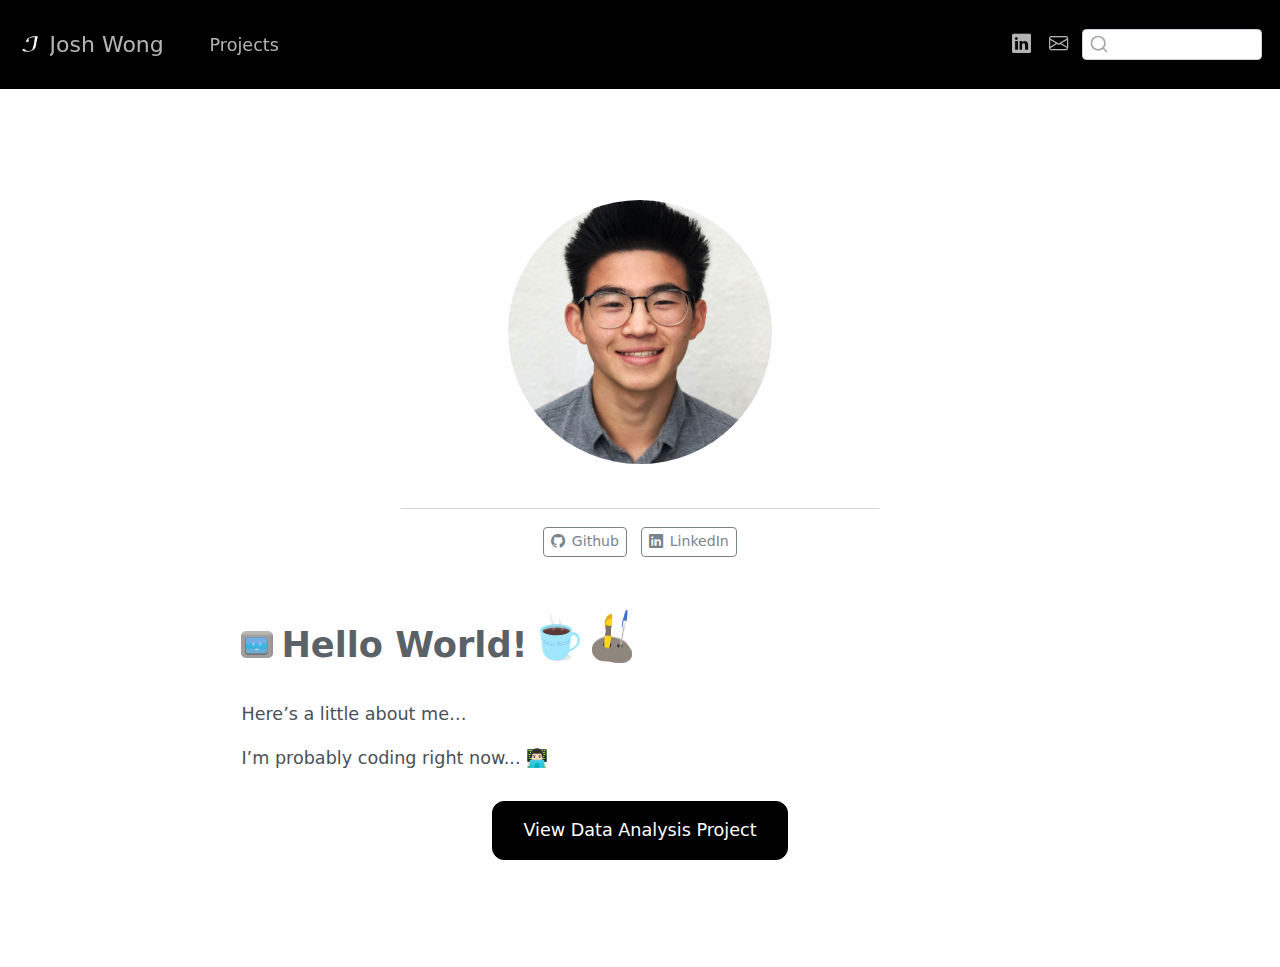
<file: docs/index.html>
<!DOCTYPE html>
<html xmlns="http://www.w3.org/1999/xhtml" lang="en" xml:lang="en"><head>

<meta charset="utf-8">
<meta name="generator" content="quarto-1.3.450">

<meta name="viewport" content="width=device-width, initial-scale=1.0, user-scalable=yes">


<title>Josh Wong</title>
<style>
code{white-space: pre-wrap;}
span.smallcaps{font-variant: small-caps;}
div.columns{display: flex; gap: min(4vw, 1.5em);}
div.column{flex: auto; overflow-x: auto;}
div.hanging-indent{margin-left: 1.5em; text-indent: -1.5em;}
ul.task-list{list-style: none;}
ul.task-list li input[type="checkbox"] {
  width: 0.8em;
  margin: 0 0.8em 0.2em -1em; /* quarto-specific, see https://github.com/quarto-dev/quarto-cli/issues/4556 */ 
  vertical-align: middle;
}
</style>


<script src="site_libs/quarto-nav/quarto-nav.js"></script>
<script src="site_libs/clipboard/clipboard.min.js"></script>
<script src="site_libs/quarto-search/autocomplete.umd.js"></script>
<script src="site_libs/quarto-search/fuse.min.js"></script>
<script src="site_libs/quarto-search/quarto-search.js"></script>
<meta name="quarto:offset" content="./">
<link href="./img/favicon.png" rel="icon" type="image/png">
<script src="site_libs/quarto-html/quarto.js"></script>
<script src="site_libs/quarto-html/popper.min.js"></script>
<script src="site_libs/quarto-html/tippy.umd.min.js"></script>
<link href="site_libs/quarto-html/tippy.css" rel="stylesheet">
<link href="site_libs/quarto-html/quarto-syntax-highlighting.css" rel="stylesheet" id="quarto-text-highlighting-styles">
<script src="site_libs/bootstrap/bootstrap.min.js"></script>
<link href="site_libs/bootstrap/bootstrap-icons.css" rel="stylesheet">
<link href="site_libs/bootstrap/bootstrap.min.css" rel="stylesheet" id="quarto-bootstrap" data-mode="light">
<script id="quarto-search-options" type="application/json">{
  "location": "navbar",
  "copy-button": false,
  "collapse-after": 3,
  "panel-placement": "end",
  "type": "textbox",
  "limit": 20,
  "language": {
    "search-no-results-text": "No results",
    "search-matching-documents-text": "matching documents",
    "search-copy-link-title": "Copy link to search",
    "search-hide-matches-text": "Hide additional matches",
    "search-more-match-text": "more match in this document",
    "search-more-matches-text": "more matches in this document",
    "search-clear-button-title": "Clear",
    "search-detached-cancel-button-title": "Cancel",
    "search-submit-button-title": "Submit",
    "search-label": "Search"
  }
}</script>


</head>

<body class="nav-fixed fullcontent">

<div id="quarto-search-results"></div>
  <header id="quarto-header" class="headroom fixed-top">
    <nav class="navbar navbar-expand-lg navbar-dark ">
      <div class="navbar-container container-fluid">
      <div class="navbar-brand-container">
    <a href="./index.html" class="navbar-brand navbar-brand-logo">
    <img src="./img/logo.png" alt="" class="navbar-logo">
    </a>
    <a class="navbar-brand" href="./index.html">
    <span class="navbar-title">Josh Wong</span>
    </a>
  </div>
            <div id="quarto-search" class="" title="Search"></div>
          <button class="navbar-toggler" type="button" data-bs-toggle="collapse" data-bs-target="#navbarCollapse" aria-controls="navbarCollapse" aria-expanded="false" aria-label="Toggle navigation" onclick="if (window.quartoToggleHeadroom) { window.quartoToggleHeadroom(); }">
  <span class="navbar-toggler-icon"></span>
</button>
          <div class="collapse navbar-collapse" id="navbarCollapse">
            <ul class="navbar-nav navbar-nav-scroll me-auto">
  <li class="nav-item">
    <a class="nav-link" href="./projects/index.html" rel="" target="">
 <span class="menu-text">Projects</span></a>
  </li>  
</ul>
            <ul class="navbar-nav navbar-nav-scroll ms-auto">
  <li class="nav-item compact">
    <a class="nav-link" href="https://www.linkedin.com/in/-joshuawong/" rel="" target=""><i class="bi bi-linkedin" role="img">
</i> 
 <span class="menu-text"></span></a>
  </li>  
  <li class="nav-item compact">
    <a class="nav-link" href="mailto:mail.jwong304@calpoly.edu" rel="" target=""><i class="bi bi-envelope" role="img" aria-label="email">
</i> 
 <span class="menu-text"></span></a>
  </li>  
</ul>
            <div class="quarto-navbar-tools">
</div>
          </div> <!-- /navcollapse -->
      </div> <!-- /container-fluid -->
    </nav>
</header>
<!-- content -->
<div id="quarto-content" class="quarto-container page-columns page-rows-contents page-layout-article page-navbar">
<!-- sidebar -->
<!-- margin-sidebar -->
    
<!-- main -->
<main class="content" id="quarto-document-content">



<div class="quarto-about-jolla">
  <img src="img/my_image.jpg" class="about-image
  round " style="height: 15em; width: 15em;">
 <div id="about-block">
</div> 
  <hr class="about-sep">
   <div class="about-links">
  <a href="https://github.com/ObjectJosh" class="about-link" rel="" target="">
    <i class="bi bi-github"></i>
     <span class="about-link-text">Github</span>
  </a>
  <a href="https://www.linkedin.com/in/-joshuawong/" class="about-link" rel="" target="">
    <i class="bi bi-linkedin"></i>
     <span class="about-link-text">LinkedIn</span>
  </a>
</div>
</div>

<h1>
<img src="img/Hello_Bot.png" style="object-fit: contain; padding-right: 8px; margin-bottom: 4px" width="40px" alt="hello world">Hello World! <img src="img/cup.png" style="object-fit: contain; margin-bottom: 20px" width="40px" alt="cup"> <img src="img/rock.png" style="object-fit: contain; margin-bottom: 20px" width="40px" alt="rock">
</h1>
<p>Here’s a little about me…</p>
<p>I’m probably coding right now... 👨🏻‍💻</p>
<div style="margin: 30px; text-align: center;">
<a class="btn btn-primary" href="./projects/analysis" role="button" style="padding: 15px 30px; border-radius: 12px">View Data Analysis Project</a>
</div>




</main> <!-- /main -->
<script id="quarto-html-after-body" type="application/javascript">
window.document.addEventListener("DOMContentLoaded", function (event) {
  const toggleBodyColorMode = (bsSheetEl) => {
    const mode = bsSheetEl.getAttribute("data-mode");
    const bodyEl = window.document.querySelector("body");
    if (mode === "dark") {
      bodyEl.classList.add("quarto-dark");
      bodyEl.classList.remove("quarto-light");
    } else {
      bodyEl.classList.add("quarto-light");
      bodyEl.classList.remove("quarto-dark");
    }
  }
  const toggleBodyColorPrimary = () => {
    const bsSheetEl = window.document.querySelector("link#quarto-bootstrap");
    if (bsSheetEl) {
      toggleBodyColorMode(bsSheetEl);
    }
  }
  toggleBodyColorPrimary();  
  const isCodeAnnotation = (el) => {
    for (const clz of el.classList) {
      if (clz.startsWith('code-annotation-')) {                     
        return true;
      }
    }
    return false;
  }
  const clipboard = new window.ClipboardJS('.code-copy-button', {
    text: function(trigger) {
      const codeEl = trigger.previousElementSibling.cloneNode(true);
      for (const childEl of codeEl.children) {
        if (isCodeAnnotation(childEl)) {
          childEl.remove();
        }
      }
      return codeEl.innerText;
    }
  });
  clipboard.on('success', function(e) {
    // button target
    const button = e.trigger;
    // don't keep focus
    button.blur();
    // flash "checked"
    button.classList.add('code-copy-button-checked');
    var currentTitle = button.getAttribute("title");
    button.setAttribute("title", "Copied!");
    let tooltip;
    if (window.bootstrap) {
      button.setAttribute("data-bs-toggle", "tooltip");
      button.setAttribute("data-bs-placement", "left");
      button.setAttribute("data-bs-title", "Copied!");
      tooltip = new bootstrap.Tooltip(button, 
        { trigger: "manual", 
          customClass: "code-copy-button-tooltip",
          offset: [0, -8]});
      tooltip.show();    
    }
    setTimeout(function() {
      if (tooltip) {
        tooltip.hide();
        button.removeAttribute("data-bs-title");
        button.removeAttribute("data-bs-toggle");
        button.removeAttribute("data-bs-placement");
      }
      button.setAttribute("title", currentTitle);
      button.classList.remove('code-copy-button-checked');
    }, 1000);
    // clear code selection
    e.clearSelection();
  });
  function tippyHover(el, contentFn) {
    const config = {
      allowHTML: true,
      content: contentFn,
      maxWidth: 500,
      delay: 100,
      arrow: false,
      appendTo: function(el) {
          return el.parentElement;
      },
      interactive: true,
      interactiveBorder: 10,
      theme: 'quarto',
      placement: 'bottom-start'
    };
    window.tippy(el, config); 
  }
  const noterefs = window.document.querySelectorAll('a[role="doc-noteref"]');
  for (var i=0; i<noterefs.length; i++) {
    const ref = noterefs[i];
    tippyHover(ref, function() {
      // use id or data attribute instead here
      let href = ref.getAttribute('data-footnote-href') || ref.getAttribute('href');
      try { href = new URL(href).hash; } catch {}
      const id = href.replace(/^#\/?/, "");
      const note = window.document.getElementById(id);
      return note.innerHTML;
    });
  }
      let selectedAnnoteEl;
      const selectorForAnnotation = ( cell, annotation) => {
        let cellAttr = 'data-code-cell="' + cell + '"';
        let lineAttr = 'data-code-annotation="' +  annotation + '"';
        const selector = 'span[' + cellAttr + '][' + lineAttr + ']';
        return selector;
      }
      const selectCodeLines = (annoteEl) => {
        const doc = window.document;
        const targetCell = annoteEl.getAttribute("data-target-cell");
        const targetAnnotation = annoteEl.getAttribute("data-target-annotation");
        const annoteSpan = window.document.querySelector(selectorForAnnotation(targetCell, targetAnnotation));
        const lines = annoteSpan.getAttribute("data-code-lines").split(",");
        const lineIds = lines.map((line) => {
          return targetCell + "-" + line;
        })
        let top = null;
        let height = null;
        let parent = null;
        if (lineIds.length > 0) {
            //compute the position of the single el (top and bottom and make a div)
            const el = window.document.getElementById(lineIds[0]);
            top = el.offsetTop;
            height = el.offsetHeight;
            parent = el.parentElement.parentElement;
          if (lineIds.length > 1) {
            const lastEl = window.document.getElementById(lineIds[lineIds.length - 1]);
            const bottom = lastEl.offsetTop + lastEl.offsetHeight;
            height = bottom - top;
          }
          if (top !== null && height !== null && parent !== null) {
            // cook up a div (if necessary) and position it 
            let div = window.document.getElementById("code-annotation-line-highlight");
            if (div === null) {
              div = window.document.createElement("div");
              div.setAttribute("id", "code-annotation-line-highlight");
              div.style.position = 'absolute';
              parent.appendChild(div);
            }
            div.style.top = top - 2 + "px";
            div.style.height = height + 4 + "px";
            let gutterDiv = window.document.getElementById("code-annotation-line-highlight-gutter");
            if (gutterDiv === null) {
              gutterDiv = window.document.createElement("div");
              gutterDiv.setAttribute("id", "code-annotation-line-highlight-gutter");
              gutterDiv.style.position = 'absolute';
              const codeCell = window.document.getElementById(targetCell);
              const gutter = codeCell.querySelector('.code-annotation-gutter');
              gutter.appendChild(gutterDiv);
            }
            gutterDiv.style.top = top - 2 + "px";
            gutterDiv.style.height = height + 4 + "px";
          }
          selectedAnnoteEl = annoteEl;
        }
      };
      const unselectCodeLines = () => {
        const elementsIds = ["code-annotation-line-highlight", "code-annotation-line-highlight-gutter"];
        elementsIds.forEach((elId) => {
          const div = window.document.getElementById(elId);
          if (div) {
            div.remove();
          }
        });
        selectedAnnoteEl = undefined;
      };
      // Attach click handler to the DT
      const annoteDls = window.document.querySelectorAll('dt[data-target-cell]');
      for (const annoteDlNode of annoteDls) {
        annoteDlNode.addEventListener('click', (event) => {
          const clickedEl = event.target;
          if (clickedEl !== selectedAnnoteEl) {
            unselectCodeLines();
            const activeEl = window.document.querySelector('dt[data-target-cell].code-annotation-active');
            if (activeEl) {
              activeEl.classList.remove('code-annotation-active');
            }
            selectCodeLines(clickedEl);
            clickedEl.classList.add('code-annotation-active');
          } else {
            // Unselect the line
            unselectCodeLines();
            clickedEl.classList.remove('code-annotation-active');
          }
        });
      }
  const findCites = (el) => {
    const parentEl = el.parentElement;
    if (parentEl) {
      const cites = parentEl.dataset.cites;
      if (cites) {
        return {
          el,
          cites: cites.split(' ')
        };
      } else {
        return findCites(el.parentElement)
      }
    } else {
      return undefined;
    }
  };
  var bibliorefs = window.document.querySelectorAll('a[role="doc-biblioref"]');
  for (var i=0; i<bibliorefs.length; i++) {
    const ref = bibliorefs[i];
    const citeInfo = findCites(ref);
    if (citeInfo) {
      tippyHover(citeInfo.el, function() {
        var popup = window.document.createElement('div');
        citeInfo.cites.forEach(function(cite) {
          var citeDiv = window.document.createElement('div');
          citeDiv.classList.add('hanging-indent');
          citeDiv.classList.add('csl-entry');
          var biblioDiv = window.document.getElementById('ref-' + cite);
          if (biblioDiv) {
            citeDiv.innerHTML = biblioDiv.innerHTML;
          }
          popup.appendChild(citeDiv);
        });
        return popup.innerHTML;
      });
    }
  }
});
</script>
</div> <!-- /content -->



</body></html>
</file>
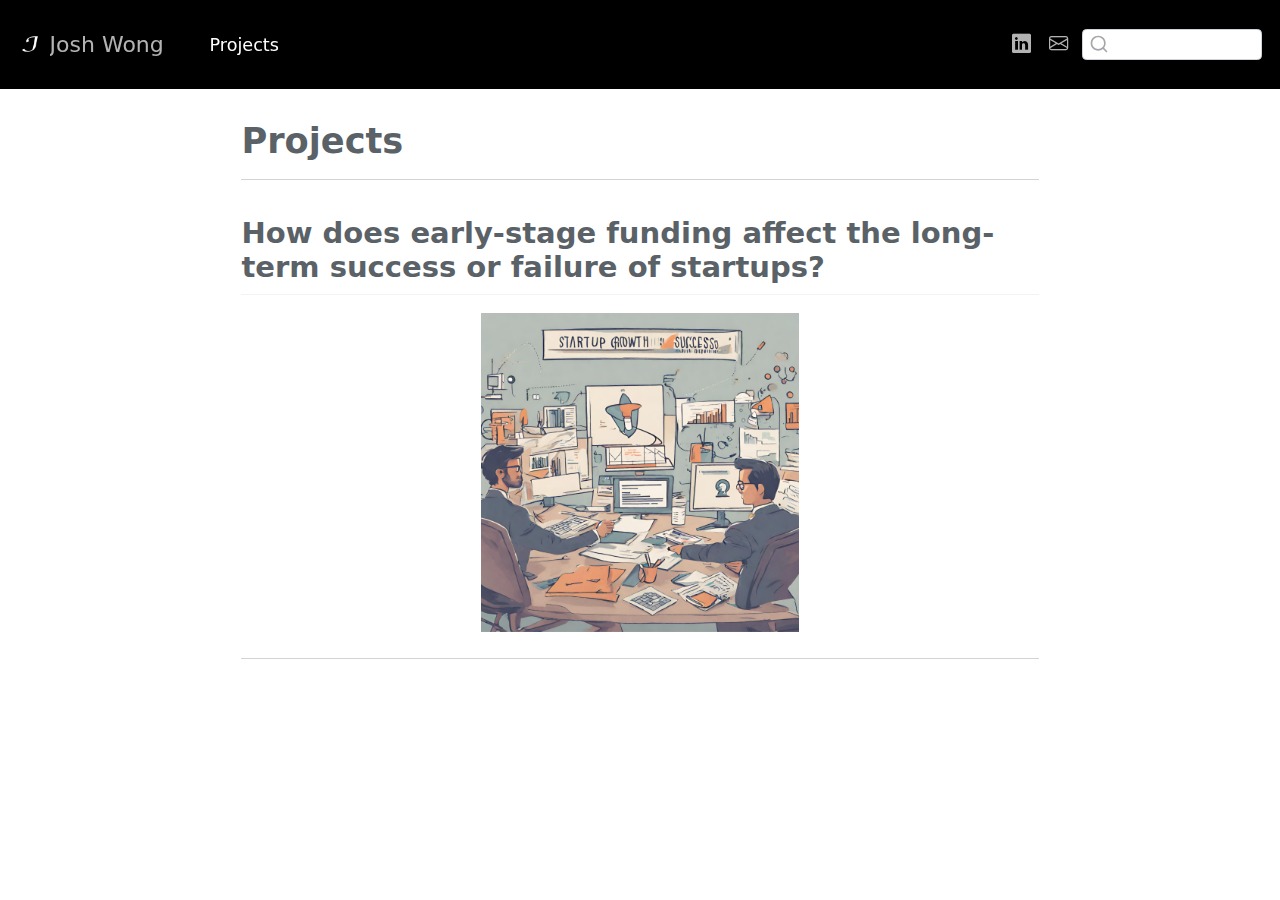
<file: docs/projects/index.html>
<!DOCTYPE html>
<html xmlns="http://www.w3.org/1999/xhtml" lang="en" xml:lang="en"><head>

<meta charset="utf-8">
<meta name="generator" content="quarto-1.3.450">

<meta name="viewport" content="width=device-width, initial-scale=1.0, user-scalable=yes">


<title>Josh Wong - Projects</title>
<style>
code{white-space: pre-wrap;}
span.smallcaps{font-variant: small-caps;}
div.columns{display: flex; gap: min(4vw, 1.5em);}
div.column{flex: auto; overflow-x: auto;}
div.hanging-indent{margin-left: 1.5em; text-indent: -1.5em;}
ul.task-list{list-style: none;}
ul.task-list li input[type="checkbox"] {
  width: 0.8em;
  margin: 0 0.8em 0.2em -1em; /* quarto-specific, see https://github.com/quarto-dev/quarto-cli/issues/4556 */ 
  vertical-align: middle;
}
</style>


<script src="../site_libs/quarto-nav/quarto-nav.js"></script>
<script src="../site_libs/clipboard/clipboard.min.js"></script>
<script src="../site_libs/quarto-search/autocomplete.umd.js"></script>
<script src="../site_libs/quarto-search/fuse.min.js"></script>
<script src="../site_libs/quarto-search/quarto-search.js"></script>
<meta name="quarto:offset" content="../">
<link href="../img/favicon.png" rel="icon" type="image/png">
<script src="../site_libs/quarto-html/quarto.js"></script>
<script src="../site_libs/quarto-html/popper.min.js"></script>
<script src="../site_libs/quarto-html/tippy.umd.min.js"></script>
<script src="../site_libs/quarto-html/anchor.min.js"></script>
<link href="../site_libs/quarto-html/tippy.css" rel="stylesheet">
<link href="../site_libs/quarto-html/quarto-syntax-highlighting.css" rel="stylesheet" id="quarto-text-highlighting-styles">
<script src="../site_libs/bootstrap/bootstrap.min.js"></script>
<link href="../site_libs/bootstrap/bootstrap-icons.css" rel="stylesheet">
<link href="../site_libs/bootstrap/bootstrap.min.css" rel="stylesheet" id="quarto-bootstrap" data-mode="light">
<script id="quarto-search-options" type="application/json">{
  "location": "navbar",
  "copy-button": false,
  "collapse-after": 3,
  "panel-placement": "end",
  "type": "textbox",
  "limit": 20,
  "language": {
    "search-no-results-text": "No results",
    "search-matching-documents-text": "matching documents",
    "search-copy-link-title": "Copy link to search",
    "search-hide-matches-text": "Hide additional matches",
    "search-more-match-text": "more match in this document",
    "search-more-matches-text": "more matches in this document",
    "search-clear-button-title": "Clear",
    "search-detached-cancel-button-title": "Cancel",
    "search-submit-button-title": "Submit",
    "search-label": "Search"
  }
}</script>


</head>

<body class="nav-fixed fullcontent">

<div id="quarto-search-results"></div>
  <header id="quarto-header" class="headroom fixed-top">
    <nav class="navbar navbar-expand-lg navbar-dark ">
      <div class="navbar-container container-fluid">
      <div class="navbar-brand-container">
    <a href="../index.html" class="navbar-brand navbar-brand-logo">
    <img src="../img/logo.png" alt="" class="navbar-logo">
    </a>
    <a class="navbar-brand" href="../index.html">
    <span class="navbar-title">Josh Wong</span>
    </a>
  </div>
            <div id="quarto-search" class="" title="Search"></div>
          <button class="navbar-toggler" type="button" data-bs-toggle="collapse" data-bs-target="#navbarCollapse" aria-controls="navbarCollapse" aria-expanded="false" aria-label="Toggle navigation" onclick="if (window.quartoToggleHeadroom) { window.quartoToggleHeadroom(); }">
  <span class="navbar-toggler-icon"></span>
</button>
          <div class="collapse navbar-collapse" id="navbarCollapse">
            <ul class="navbar-nav navbar-nav-scroll me-auto">
  <li class="nav-item">
    <a class="nav-link active" href="../projects/index.html" rel="" target="" aria-current="page">
 <span class="menu-text">Projects</span></a>
  </li>  
</ul>
            <ul class="navbar-nav navbar-nav-scroll ms-auto">
  <li class="nav-item compact">
    <a class="nav-link" href="https://www.linkedin.com/in/-joshuawong/" rel="" target=""><i class="bi bi-linkedin" role="img">
</i> 
 <span class="menu-text"></span></a>
  </li>  
  <li class="nav-item compact">
    <a class="nav-link" href="mailto:mail.jwong304@calpoly.edu" rel="" target=""><i class="bi bi-envelope" role="img" aria-label="email">
</i> 
 <span class="menu-text"></span></a>
  </li>  
</ul>
            <div class="quarto-navbar-tools">
</div>
          </div> <!-- /navcollapse -->
      </div> <!-- /container-fluid -->
    </nav>
</header>
<!-- content -->
<div id="quarto-content" class="quarto-container page-columns page-rows-contents page-layout-article page-navbar">
<!-- sidebar -->
<!-- margin-sidebar -->
    
<!-- main -->
<main class="content" id="quarto-document-content">

<header id="title-block-header" class="quarto-title-block default">
<div class="quarto-title">
<h1 class="title">Projects</h1>
</div>



<div class="quarto-title-meta">

    
  
    
  </div>
  

</header>

<hr>
<section id="how-does-early-stage-funding-affect-the-long-term-success-or-failure-of-startups" class="level2">
<h2 class="anchored" data-anchor-id="how-does-early-stage-funding-affect-the-long-term-success-or-failure-of-startups">How does early-stage funding affect the long-term success or failure of startups?</h2>
<div class="quarto-figure quarto-figure-center">
<figure class="figure">
<p><a href="../projects/analysis"><img src="project_1_banner.png" class="img-fluid figure-img" style="object-fit: contain;width:40.0%"></a></p>
</figure>
</div>
<hr>


</section>

</main> <!-- /main -->
<script id="quarto-html-after-body" type="application/javascript">
window.document.addEventListener("DOMContentLoaded", function (event) {
  const toggleBodyColorMode = (bsSheetEl) => {
    const mode = bsSheetEl.getAttribute("data-mode");
    const bodyEl = window.document.querySelector("body");
    if (mode === "dark") {
      bodyEl.classList.add("quarto-dark");
      bodyEl.classList.remove("quarto-light");
    } else {
      bodyEl.classList.add("quarto-light");
      bodyEl.classList.remove("quarto-dark");
    }
  }
  const toggleBodyColorPrimary = () => {
    const bsSheetEl = window.document.querySelector("link#quarto-bootstrap");
    if (bsSheetEl) {
      toggleBodyColorMode(bsSheetEl);
    }
  }
  toggleBodyColorPrimary();  
  const icon = "";
  const anchorJS = new window.AnchorJS();
  anchorJS.options = {
    placement: 'right',
    icon: icon
  };
  anchorJS.add('.anchored');
  const isCodeAnnotation = (el) => {
    for (const clz of el.classList) {
      if (clz.startsWith('code-annotation-')) {                     
        return true;
      }
    }
    return false;
  }
  const clipboard = new window.ClipboardJS('.code-copy-button', {
    text: function(trigger) {
      const codeEl = trigger.previousElementSibling.cloneNode(true);
      for (const childEl of codeEl.children) {
        if (isCodeAnnotation(childEl)) {
          childEl.remove();
        }
      }
      return codeEl.innerText;
    }
  });
  clipboard.on('success', function(e) {
    // button target
    const button = e.trigger;
    // don't keep focus
    button.blur();
    // flash "checked"
    button.classList.add('code-copy-button-checked');
    var currentTitle = button.getAttribute("title");
    button.setAttribute("title", "Copied!");
    let tooltip;
    if (window.bootstrap) {
      button.setAttribute("data-bs-toggle", "tooltip");
      button.setAttribute("data-bs-placement", "left");
      button.setAttribute("data-bs-title", "Copied!");
      tooltip = new bootstrap.Tooltip(button, 
        { trigger: "manual", 
          customClass: "code-copy-button-tooltip",
          offset: [0, -8]});
      tooltip.show();    
    }
    setTimeout(function() {
      if (tooltip) {
        tooltip.hide();
        button.removeAttribute("data-bs-title");
        button.removeAttribute("data-bs-toggle");
        button.removeAttribute("data-bs-placement");
      }
      button.setAttribute("title", currentTitle);
      button.classList.remove('code-copy-button-checked');
    }, 1000);
    // clear code selection
    e.clearSelection();
  });
  function tippyHover(el, contentFn) {
    const config = {
      allowHTML: true,
      content: contentFn,
      maxWidth: 500,
      delay: 100,
      arrow: false,
      appendTo: function(el) {
          return el.parentElement;
      },
      interactive: true,
      interactiveBorder: 10,
      theme: 'quarto',
      placement: 'bottom-start'
    };
    window.tippy(el, config); 
  }
  const noterefs = window.document.querySelectorAll('a[role="doc-noteref"]');
  for (var i=0; i<noterefs.length; i++) {
    const ref = noterefs[i];
    tippyHover(ref, function() {
      // use id or data attribute instead here
      let href = ref.getAttribute('data-footnote-href') || ref.getAttribute('href');
      try { href = new URL(href).hash; } catch {}
      const id = href.replace(/^#\/?/, "");
      const note = window.document.getElementById(id);
      return note.innerHTML;
    });
  }
      let selectedAnnoteEl;
      const selectorForAnnotation = ( cell, annotation) => {
        let cellAttr = 'data-code-cell="' + cell + '"';
        let lineAttr = 'data-code-annotation="' +  annotation + '"';
        const selector = 'span[' + cellAttr + '][' + lineAttr + ']';
        return selector;
      }
      const selectCodeLines = (annoteEl) => {
        const doc = window.document;
        const targetCell = annoteEl.getAttribute("data-target-cell");
        const targetAnnotation = annoteEl.getAttribute("data-target-annotation");
        const annoteSpan = window.document.querySelector(selectorForAnnotation(targetCell, targetAnnotation));
        const lines = annoteSpan.getAttribute("data-code-lines").split(",");
        const lineIds = lines.map((line) => {
          return targetCell + "-" + line;
        })
        let top = null;
        let height = null;
        let parent = null;
        if (lineIds.length > 0) {
            //compute the position of the single el (top and bottom and make a div)
            const el = window.document.getElementById(lineIds[0]);
            top = el.offsetTop;
            height = el.offsetHeight;
            parent = el.parentElement.parentElement;
          if (lineIds.length > 1) {
            const lastEl = window.document.getElementById(lineIds[lineIds.length - 1]);
            const bottom = lastEl.offsetTop + lastEl.offsetHeight;
            height = bottom - top;
          }
          if (top !== null && height !== null && parent !== null) {
            // cook up a div (if necessary) and position it 
            let div = window.document.getElementById("code-annotation-line-highlight");
            if (div === null) {
              div = window.document.createElement("div");
              div.setAttribute("id", "code-annotation-line-highlight");
              div.style.position = 'absolute';
              parent.appendChild(div);
            }
            div.style.top = top - 2 + "px";
            div.style.height = height + 4 + "px";
            let gutterDiv = window.document.getElementById("code-annotation-line-highlight-gutter");
            if (gutterDiv === null) {
              gutterDiv = window.document.createElement("div");
              gutterDiv.setAttribute("id", "code-annotation-line-highlight-gutter");
              gutterDiv.style.position = 'absolute';
              const codeCell = window.document.getElementById(targetCell);
              const gutter = codeCell.querySelector('.code-annotation-gutter');
              gutter.appendChild(gutterDiv);
            }
            gutterDiv.style.top = top - 2 + "px";
            gutterDiv.style.height = height + 4 + "px";
          }
          selectedAnnoteEl = annoteEl;
        }
      };
      const unselectCodeLines = () => {
        const elementsIds = ["code-annotation-line-highlight", "code-annotation-line-highlight-gutter"];
        elementsIds.forEach((elId) => {
          const div = window.document.getElementById(elId);
          if (div) {
            div.remove();
          }
        });
        selectedAnnoteEl = undefined;
      };
      // Attach click handler to the DT
      const annoteDls = window.document.querySelectorAll('dt[data-target-cell]');
      for (const annoteDlNode of annoteDls) {
        annoteDlNode.addEventListener('click', (event) => {
          const clickedEl = event.target;
          if (clickedEl !== selectedAnnoteEl) {
            unselectCodeLines();
            const activeEl = window.document.querySelector('dt[data-target-cell].code-annotation-active');
            if (activeEl) {
              activeEl.classList.remove('code-annotation-active');
            }
            selectCodeLines(clickedEl);
            clickedEl.classList.add('code-annotation-active');
          } else {
            // Unselect the line
            unselectCodeLines();
            clickedEl.classList.remove('code-annotation-active');
          }
        });
      }
  const findCites = (el) => {
    const parentEl = el.parentElement;
    if (parentEl) {
      const cites = parentEl.dataset.cites;
      if (cites) {
        return {
          el,
          cites: cites.split(' ')
        };
      } else {
        return findCites(el.parentElement)
      }
    } else {
      return undefined;
    }
  };
  var bibliorefs = window.document.querySelectorAll('a[role="doc-biblioref"]');
  for (var i=0; i<bibliorefs.length; i++) {
    const ref = bibliorefs[i];
    const citeInfo = findCites(ref);
    if (citeInfo) {
      tippyHover(citeInfo.el, function() {
        var popup = window.document.createElement('div');
        citeInfo.cites.forEach(function(cite) {
          var citeDiv = window.document.createElement('div');
          citeDiv.classList.add('hanging-indent');
          citeDiv.classList.add('csl-entry');
          var biblioDiv = window.document.getElementById('ref-' + cite);
          if (biblioDiv) {
            citeDiv.innerHTML = biblioDiv.innerHTML;
          }
          popup.appendChild(citeDiv);
        });
        return popup.innerHTML;
      });
    }
  }
});
</script>
</div> <!-- /content -->



</body></html>
</file>
<file: docs/site_libs/quarto-html/tippy.css>
.tippy-box[data-animation=fade][data-state=hidden]{opacity:0}[data-tippy-root]{max-width:calc(100vw - 10px)}.tippy-box{position:relative;background-color:#333;color:#fff;border-radius:4px;font-size:14px;line-height:1.4;white-space:normal;outline:0;transition-property:transform,visibility,opacity}.tippy-box[data-placement^=top]>.tippy-arrow{bottom:0}.tippy-box[data-placement^=top]>.tippy-arrow:before{bottom:-7px;left:0;border-width:8px 8px 0;border-top-color:initial;transform-origin:center top}.tippy-box[data-placement^=bottom]>.tippy-arrow{top:0}.tippy-box[data-placement^=bottom]>.tippy-arrow:before{top:-7px;left:0;border-width:0 8px 8px;border-bottom-color:initial;transform-origin:center bottom}.tippy-box[data-placement^=left]>.tippy-arrow{right:0}.tippy-box[data-placement^=left]>.tippy-arrow:before{border-width:8px 0 8px 8px;border-left-color:initial;right:-7px;transform-origin:center left}.tippy-box[data-placement^=right]>.tippy-arrow{left:0}.tippy-box[data-placement^=right]>.tippy-arrow:before{left:-7px;border-width:8px 8px 8px 0;border-right-color:initial;transform-origin:center right}.tippy-box[data-inertia][data-state=visible]{transition-timing-function:cubic-bezier(.54,1.5,.38,1.11)}.tippy-arrow{width:16px;height:16px;color:#333}.tippy-arrow:before{content:"";position:absolute;border-color:transparent;border-style:solid}.tippy-content{position:relative;padding:5px 9px;z-index:1}
</file>
<file: docs/site_libs/quarto-html/quarto-syntax-highlighting.css>
/* quarto syntax highlight colors */
:root {
  --quarto-hl-ot-color: #003B4F;
  --quarto-hl-at-color: #657422;
  --quarto-hl-ss-color: #20794D;
  --quarto-hl-an-color: #5E5E5E;
  --quarto-hl-fu-color: #4758AB;
  --quarto-hl-st-color: #20794D;
  --quarto-hl-cf-color: #003B4F;
  --quarto-hl-op-color: #5E5E5E;
  --quarto-hl-er-color: #AD0000;
  --quarto-hl-bn-color: #AD0000;
  --quarto-hl-al-color: #AD0000;
  --quarto-hl-va-color: #111111;
  --quarto-hl-bu-color: inherit;
  --quarto-hl-ex-color: inherit;
  --quarto-hl-pp-color: #AD0000;
  --quarto-hl-in-color: #5E5E5E;
  --quarto-hl-vs-color: #20794D;
  --quarto-hl-wa-color: #5E5E5E;
  --quarto-hl-do-color: #5E5E5E;
  --quarto-hl-im-color: #00769E;
  --quarto-hl-ch-color: #20794D;
  --quarto-hl-dt-color: #AD0000;
  --quarto-hl-fl-color: #AD0000;
  --quarto-hl-co-color: #5E5E5E;
  --quarto-hl-cv-color: #5E5E5E;
  --quarto-hl-cn-color: #8f5902;
  --quarto-hl-sc-color: #5E5E5E;
  --quarto-hl-dv-color: #AD0000;
  --quarto-hl-kw-color: #003B4F;
}

/* other quarto variables */
:root {
  --quarto-font-monospace: SFMono-Regular, Menlo, Monaco, Consolas, "Liberation Mono", "Courier New", monospace;
}

pre > code.sourceCode > span {
  color: #003B4F;
}

code span {
  color: #003B4F;
}

code.sourceCode > span {
  color: #003B4F;
}

div.sourceCode,
div.sourceCode pre.sourceCode {
  color: #003B4F;
}

code span.ot {
  color: #003B4F;
  font-style: inherit;
}

code span.at {
  color: #657422;
  font-style: inherit;
}

code span.ss {
  color: #20794D;
  font-style: inherit;
}

code span.an {
  color: #5E5E5E;
  font-style: inherit;
}

code span.fu {
  color: #4758AB;
  font-style: inherit;
}

code span.st {
  color: #20794D;
  font-style: inherit;
}

code span.cf {
  color: #003B4F;
  font-style: inherit;
}

code span.op {
  color: #5E5E5E;
  font-style: inherit;
}

code span.er {
  color: #AD0000;
  font-style: inherit;
}

code span.bn {
  color: #AD0000;
  font-style: inherit;
}

code span.al {
  color: #AD0000;
  font-style: inherit;
}

code span.va {
  color: #111111;
  font-style: inherit;
}

code span.bu {
  font-style: inherit;
}

code span.ex {
  font-style: inherit;
}

code span.pp {
  color: #AD0000;
  font-style: inherit;
}

code span.in {
  color: #5E5E5E;
  font-style: inherit;
}

code span.vs {
  color: #20794D;
  font-style: inherit;
}

code span.wa {
  color: #5E5E5E;
  font-style: italic;
}

code span.do {
  color: #5E5E5E;
  font-style: italic;
}

code span.im {
  color: #00769E;
  font-style: inherit;
}

code span.ch {
  color: #20794D;
  font-style: inherit;
}

code span.dt {
  color: #AD0000;
  font-style: inherit;
}

code span.fl {
  color: #AD0000;
  font-style: inherit;
}

code span.co {
  color: #5E5E5E;
  font-style: inherit;
}

code span.cv {
  color: #5E5E5E;
  font-style: italic;
}

code span.cn {
  color: #8f5902;
  font-style: inherit;
}

code span.sc {
  color: #5E5E5E;
  font-style: inherit;
}

code span.dv {
  color: #AD0000;
  font-style: inherit;
}

code span.kw {
  color: #003B4F;
  font-style: inherit;
}

.prevent-inlining {
  content: "</";
}

/*# sourceMappingURL=debc5d5d77c3f9108843748ff7464032.css.map */
</file>
